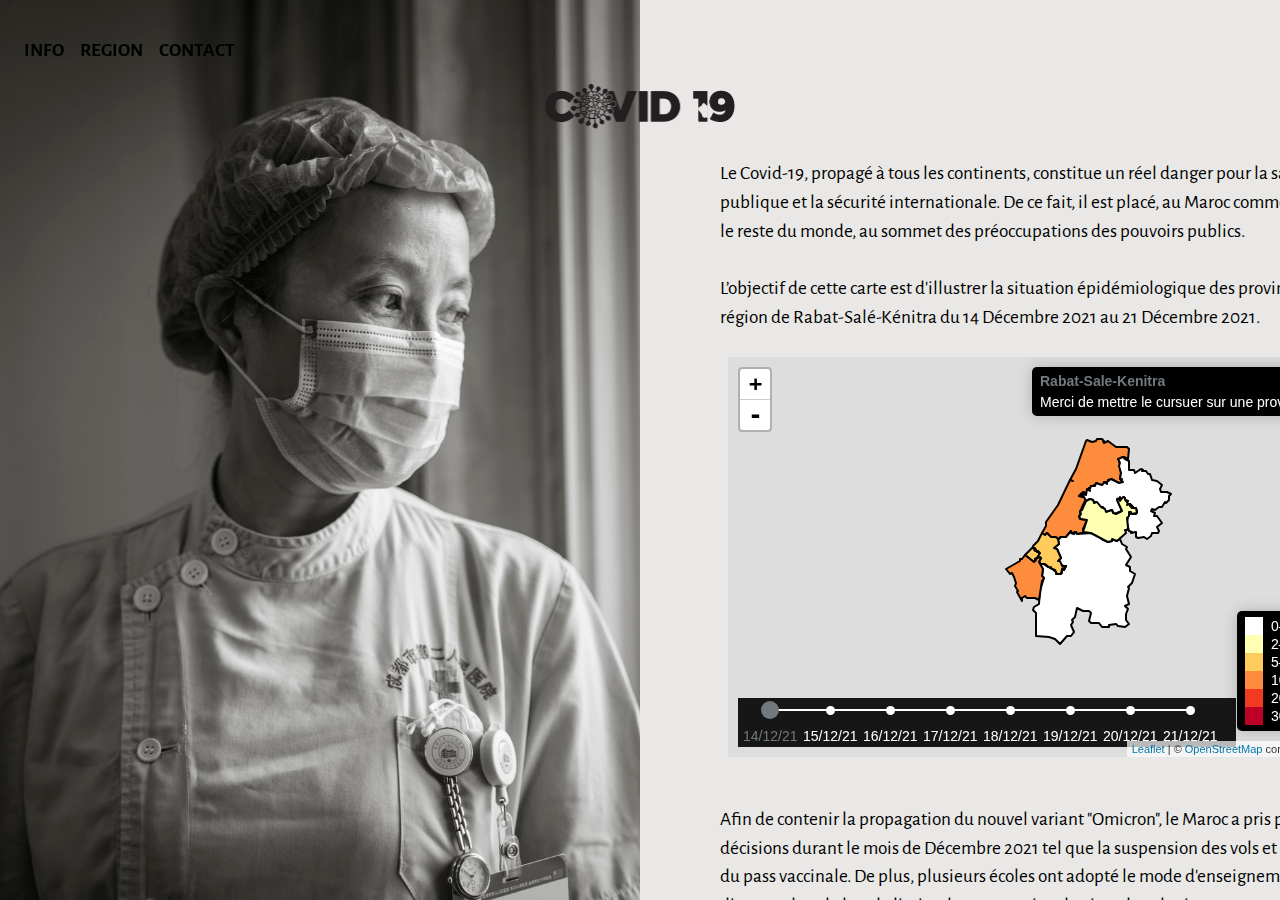
<file: index.html>
<!DOCTYPE html>
<html lang="en" class="no-js">
   <head>
      <!-- Meta -->
      <title>Home</title>
      <meta charset="UTF-8">
      <meta name="description" content="Free HTML template">
      <meta name="keywords" content="HTML, template, free">
      <meta name="author" content="Nicola Tolin">
      <meta name="viewport" content="width=device-width, initial-scale=1.0">
      <!-- Styles -->
      <link href="vendor/bootstrap/css/bootstrap.min.css" rel="stylesheet" type="text/css"/>
      <link href="vendor/animate/animate.css" rel="stylesheet" type="text/css"/>
      <link href="css/style.css" rel="stylesheet" type="text/css"/>
   </head>
   <body>
      <nav class="navbar navbar-expand-lg navbar-dark">
         <a class="navbar-brand mx-auto" href="index.html">
         <img src="img/covid.png" height="150" alt="Logo">
         </a>
         <div id="toggler" class="wrapper custom-toggler navbar-toggler" data-toggle="collapse" data-target=".navbar-collapse">
            <div class="menu-toggle">
               <span class="icon-bars custom-toggler navbar-toggler-icon"></span>
            </div>
         </div>
         <div id="toggle-nav" class="navbar-collapse collapse">
            <ul class="navbar-nav">
               
               <li class="nav-item"> <a class="nav-link" href="studio.html">Info</a> </li>
               <li class="nav-item"> <a class="nav-link" href="about.html">Region</a> </li>
               
               <li class="nav-item"> <a class="nav-link" href="contact.html">Contact</a> </li>
            </ul>
            <div id="social"><p></p></div>
         </div>
      </nav>
      <div class="Container">
         <div class="Content">
            <div class="Wrapper">
               <div class="LeftContent col-xl-6 col-sm-12 split-image-left background-1">
               </div>
               <div class="RightContent col-xl-6 col-sm-12 split-image-right">
                  <div class="row justify-content-center">
                     <div class="col-9">
                        <div class="row">
                           <div class="">
                              <p>Le Covid-19, propagé à tous les continents, constitue un réel danger pour la santé publique et la sécurité internationale. De ce fait, il est placé, au Maroc comme pour tout le reste du monde, au sommet des préoccupations des pouvoirs publics. 
                                 <br><br>
                                 L’objectif de cette carte est d'illustrer la situation épidémiologique des provinces de la région de Rabat-Salé-Kénitra du 14 Décembre 2021 au 21 Décembre 2021. 
                              </p>
                              <iframe style="border: none ;" height="450" width="650" src="province.html"></iframe>
                              <p>Afin de contenir la propagation du nouvel variant "Omicron", le Maroc a pris plusieurs décisions durant le mois de Décembre 2021 tel que la suspension des vols et l'obligation du pass vaccinale. De plus, plusieurs écoles ont adopté le mode d'enseignement à distance dans le but de limiter la propagation du virus dans les internats. 
                                 <br><br>
                              </p>
                              <p>Pour les dernières nouveautés concernant la situation épidemioligique au Maroc consultez la page "Info".
                                 <br><br>
                              </p>
                              <p> 
                                 <br><br>
                              </p>
                              <!--<img class="signature float-right" src="img/covid.png" alt="Signature">-->
                           </div>
                        </div>
                     </div>
                  </div>
                  <div class="credit">©2021 IAV HASSAN II - <a href="https://onepagelove.com/split" target="_blank" class="credit-links">Web Mapping</a> by <a href="https://onepagelove.com" target="_blank" class="credit-links">Pr. HAJJI Hicham</a>
                  </div>
               </div>
            </div>
         </div>
      </div>
      <!-- Javascript -->
      <script src="vendor/jquery.min.js"></script>
      <script src="vendor/bootstrap/js/bootstrap.min.js"></script>
      <script src="vendor/wow/wow.js"></script>
      <script src="js/script.js"></script>
      <script>
         new WOW().init();
      </script>
      <!-- End Javascript -->
   </body>
</html>
</file>
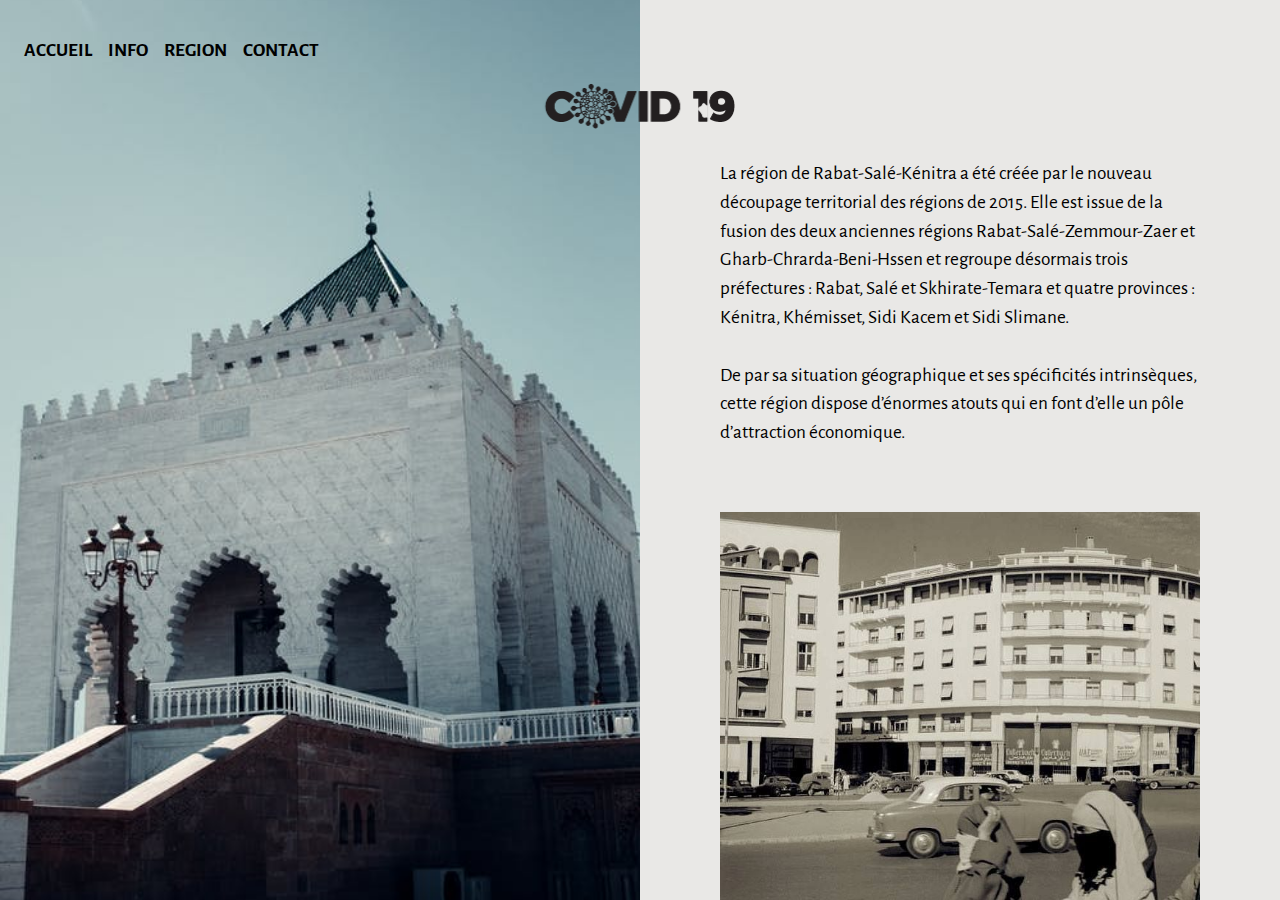
<file: about.html>
<!DOCTYPE html>
<html lang="en" class="no-js">
   <head>
      <!-- Meta -->
      <title>About</title>
      <meta charset="UTF-8">
      <meta name="description" content="Free HTML template">
      <meta name="keywords" content="HTML, template, free">
      <meta name="author" content="Nicola Tolin">
      <meta name="viewport" content="width=device-width, initial-scale=1.0">
      <!-- Styles -->
      <link href="vendor/bootstrap/css/bootstrap.min.css" rel="stylesheet" type="text/css"/>
      <link href="vendor/animate/animate.css" rel="stylesheet" type="text/css"/>
      <link href="css/style.css" rel="stylesheet" type="text/css"/>
   </head>
   <body>
      <nav class="navbar navbar-expand-lg navbar-dark">
         <a class="navbar-brand mx-auto" href="index.html">
         <img src="img/covid.png" height="150" alt="Logo">
         </a>
         <div id="toggler" class="wrapper custom-toggler navbar-toggler" data-toggle="collapse" data-target=".navbar-collapse">
            <div class="menu-toggle">
               <span class="icon-bars custom-toggler navbar-toggler-icon"></span>
            </div>
         </div>
         <div id="toggle-nav" class="navbar-collapse collapse">
            <ul class="navbar-nav">
               <li class="nav-item"> <a class="nav-link" href="index.html">Accueil</a> </li>
               <li class="nav-item"> <a class="nav-link" href="studio.html">Info</a> </li>
               <li class="nav-item"> <a class="nav-link" href="about.html">Region</a> </li>
               <li class="nav-item"> <a class="nav-link" href="contact.html">Contact</a> </li>
            </ul>
            <div id="social"><p></p></div>
         </div>
      </nav>
      <div class="Container">
         <div class="Content">
            <div class="Wrapper">
               <div class="LeftContent col-xl-6 col-sm-12 split-image-left background-2">
               </div>
               <div class="RightContent col-xl-6 col-sm-12 split-image-right">
                  <div class="row justify-content-center">
                     <div class="col-9">
                        <div class="row">
                           <div>
                              <p>La région de Rabat-Salé-Kénitra a été créée par le nouveau découpage territorial des régions de 2015. Elle est issue de la fusion des deux anciennes régions Rabat-Salé-Zemmour-Zaer et Gharb-Chrarda-Beni-Hssen et regroupe désormais trois préfectures : Rabat, Salé et Skhirate-Temara et quatre provinces : Kénitra, Khémisset, Sidi Kacem et Sidi Slimane. 
                                 <br><br>
                                 De par sa situation géographique et ses spécificités intrinsèques, cette région dispose d’énormes atouts qui en font d’elle un pôle d’attraction économique. 
                              </p>
                              <img class="img-fluid pt-5 pb-5" src="img/rab.jpg" alt="Photo">
                              <p>La région se caractérise par un climat de type méditerranéen semi-aride à influence maritime ou continentale océanique : doux, modéré et pluvieux en hiver ; et humide et tempéré en été avec des journées de Chergui. Les inégalités du relief font que le climat présente d’importantes variations locales et se distingue par une variabilité apparente (La température minimale est de 4°C et maximale de 40°C). En été, les températures maxima varient entre 16°c et 26°c avec des pics de 38°C à 40°C mais à fréquence exceptionnelle. 
                                 <br><br>
                                 La région de Rabat-Salé-Kénitra s’étend sur deux grands bassins versants : bassin hydraulique du Bouregreg et de la Chaouia et bassin hydraulique du Sebou ; formés par plusieurs sous-bassins versants avec des apports d’origine pluvionivale. 
                              </p>
                              <img class="img-fluid pt-5 pb-5" src="img/salee.jpg" alt="Photo">
                              <p>Le réseau hydrographique de la région est composé d’importants cours d’eau, à savoir, les oueds Bouregreg, Sebou et Beht, Ouergha et Rdat et leurs affluents. Le territoire de la région renferme plusieurs barrages qui jouent un rôle prépondérant dans la satisfaction des besoins en eau potable, industrielle et agricole, en l’occurrence le barrage Sidi Mohammed Ben Abdellah et El Kansera. La région dispose également d’une importante réserve hydrique en eaux souterraines avec comme principales nappes ; la nappe de Gharb, la nappe de Maâmora, la nappe de Témara, la nappe de Shoul et la nappe de Tanoubart. 
                                 <br><br>
                                 La région dispose d’une richesse forestière importante dont la plus importante est la forêt de la Maâmora qui représente 70% de la superficie forestière totale de la région. 
                              </p>
                              <p>Les ressources minières constituent une richesse pour la région de Rabat-Salé-Kénitra eu égard aux ressources importantes et diversifiées que recèle son sous-sol. La région est riche en carrières, avec une nette prédominance de la province de Khémisset qui abrite 55% des carrières de la région. Les principaux matériaux extraits sont en particulier : gravette, sable de dunes, sable tout venant, marbre et argile. 
                                 <br><br>
                                 Le secteur agricole constitue le principal moteur de l’économie de la région de Rabat-Salé-Kénitra. La région détient 11% de la surface agricole utile du pays. La contribution de la région à la production céréalière nationale est d’une grande importance dépassant les 15 millions de quintaux, et représente ainsi environ 15% de la production nationale. Parallèlement à l’agriculture, la majorité des paysans pratiquent l’élevage intensif des ovins, des bovins, des caprins et des équidés, en plus de la basse-cour et de l’apiculture. L’économie de la région dépend également du secteur industriel qui occupe la deuxième position dans l’économie de la région de Rabat Salé-Kénitra de par son importance. 
                              </p>
                           </div>
                        </div>
                     </div>
                  </div>
                  <div class="credit">©2021 IAV HASSAN II - <a href="https://onepagelove.com/split" target="_blank" class="credit-links">Web Mapping</a> by <a href="https://onepagelove.com" target="_blank" class="credit-links">Pr. HAJJI Hicham</a>
                  </div>
               </div>
            </div>
         </div>
      </div>
      <!-- Javascript -->
      <script src="vendor/jquery.min.js"></script>
      <script src="vendor/bootstrap/js/bootstrap.min.js"></script>
      <script src="vendor/wow/wow.js"></script>
      <script src="js/script.js"></script>
      <script>
         new WOW().init();
      </script>
      <!-- End Javascript -->
   </body>
</html>
</file>
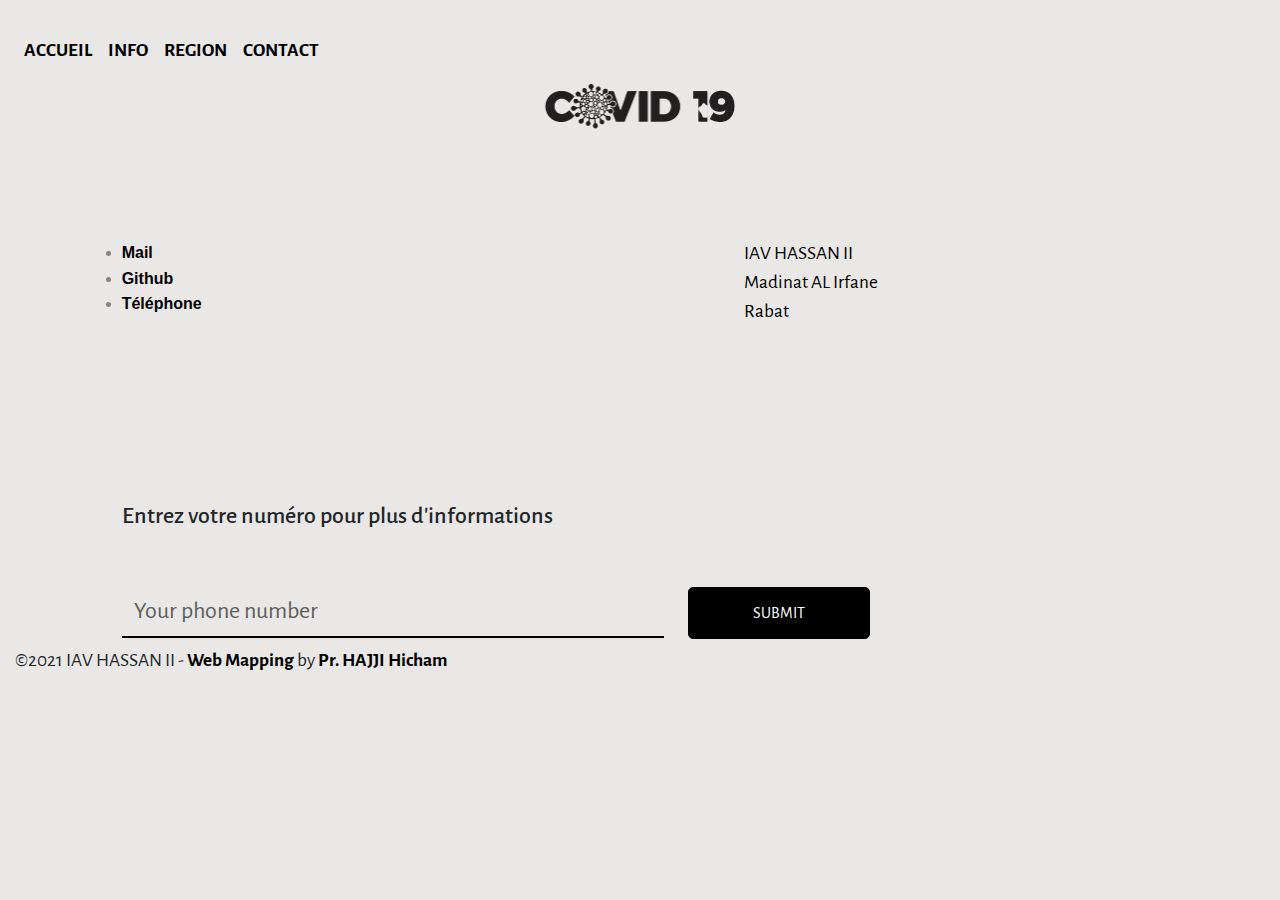
<file: contact.html>
<!DOCTYPE html>
<html lang="en" class="no-js">
   <head>
      <!-- Meta -->
      <title>Contact</title>
      <meta charset="UTF-8">
      <meta name="description" content="Free HTML template">
      <meta name="keywords" content="HTML, template, free">
      <meta name="author" content="Nicola Tolin">
      <meta name="viewport" content="width=device-width, initial-scale=1.0">
      <!-- Styles -->
      <link href="vendor/bootstrap/css/bootstrap.min.css" rel="stylesheet" type="text/css"/>
      <link href="vendor/animate/animate.css" rel="stylesheet" type="text/css"/>
      <link href="css/style.css" rel="stylesheet" type="text/css"/>
   </head>
   <body>
      <nav class="navbar navbar-expand-lg navbar-dark">
         <a class="navbar-brand mx-auto" href="index.html">
         <img src="img/covid.png" height="150" alt="Logo">
         </a>
         <div id="toggler" class="wrapper custom-toggler navbar-toggler" data-toggle="collapse" data-target=".navbar-collapse">
            <div class="menu-toggle">
               <span class="icon-bars custom-toggler navbar-toggler-icon"></span>
            </div>
         </div>
         <div id="toggle-nav" class="navbar-collapse collapse">
            <ul class="navbar-nav">
               <li class="nav-item"> <a class="nav-link" href="index.html">Accueil</a> </li>
               <li class="nav-item"> <a class="nav-link" href="studio.html">Info</a> </li>
               <li class="nav-item"> <a class="nav-link" href="about.html">Region</a> </li>
               <li class="nav-item"> <a class="nav-link" href="contact.html">Contact</a> </li>
            </ul>
            <div id="social"><p></p></div>
         </div>
      </nav>
      <!-- Contact -->
      <div class="container-fluid contact">
         <div class="row">
            <div class="col-md-10 offset-md-1">
               <div class="row">
                  <div class="col-md-6 col-sm-12">
                     <ul role="list" class="list w-list-unstyled">
                        <li>
                          <a href="mailto:aymaneferouat1999@gmail.com">Mail</a>
                        </li>
                        <li>
                          <a href="https://github.com/ayman-fer">Github</a>
                        </li>
                        <li>
                          <a href="tel:+212642732094">Téléphone</a>
                        </li>
                      </ul>
                  </div>
                  <div class="col-md-5 offset-md-1 col-sm-12">
                     <p>
                        IAV HASSAN II<br>
                        Madinat AL Irfane <br>
                        Rabat<br>
                     </p>
                  </div>
               </div>
            </div>
         </div>
      </div>
      <!-- End Contact -->
      <!-- Contact Form -->
      <div class="container-fluid contact-form">
         <div class="row">
            <div class="col-md-10 offset-md-1 col-sm-12">
               <h2>Entrez votre numéro pour plus d'informations  </h2>
               <form class="form-inline pt-5">
                  <div class="form-group mb-2">
                     <input type="phone" class="form-control" id="inputPhone" placeholder="Your phone number">
                  </div>
                  <button type="submit" class="mx-sm-4 btn btn-primary mb-2">SUBMIT</button>
               </form>
            </div>
         </div>
         <div class="credit">©2021 IAV HASSAN II - <a href="https://onepagelove.com/split" target="_blank" class="credit-links">Web Mapping</a> by <a href="https://onepagelove.com" target="_blank" class="credit-links">Pr. HAJJI Hicham</a>
         </div>
      </div>
      <!-- End Contact Form -->
      <!-- Javascript -->
      <script src="vendor/jquery.min.js"></script>
      <script src="vendor/bootstrap/js/bootstrap.min.js"></script>
      <script src="vendor/wow/wow.js"></script>
      <script src="js/script.js"></script>
      <script>
         new WOW().init();
      </script>
      <!-- End Javascript -->
   </body>
</html>
</file>
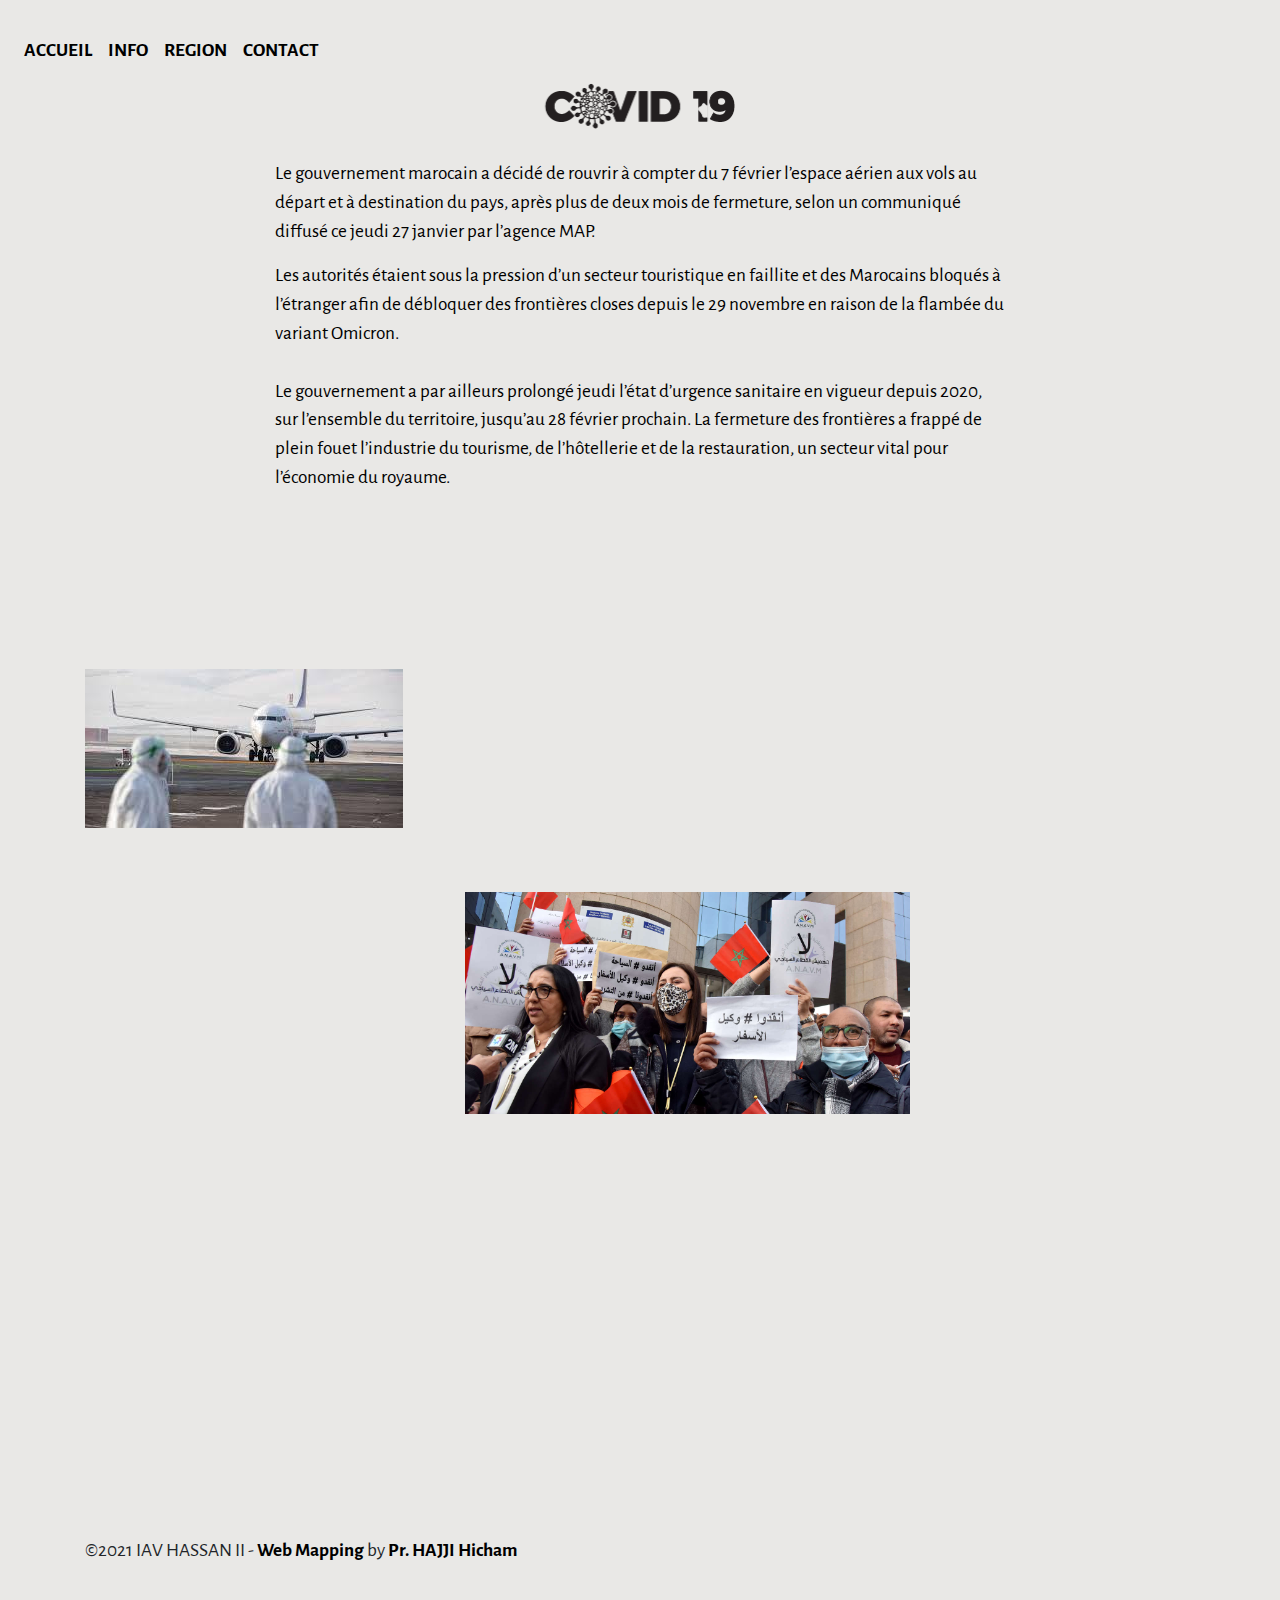
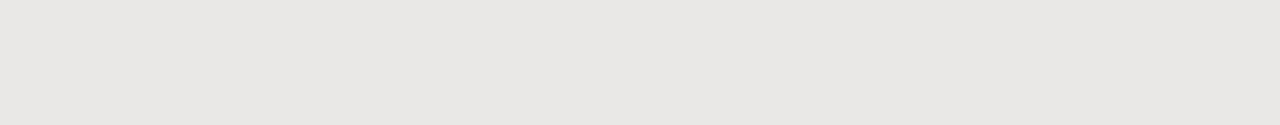
<file: studio.html>
<!DOCTYPE html>
<html lang="en" class="no-js">
   <head>
      <!-- Meta -->
      <title>Studio</title>
      <meta charset="UTF-8">
      <meta name="description" content="Free HTML template">
      <meta name="keywords" content="HTML, template, free">
      <meta name="author" content="Nicola Tolin">
      <meta name="viewport" content="width=device-width, initial-scale=1.0">
      <!-- Styles -->
      <link href="vendor/bootstrap/css/bootstrap.min.css" rel="stylesheet" type="text/css"/>
      <link href="vendor/animate/animate.css" rel="stylesheet" type="text/css"/>
      <link href="css/style.css" rel="stylesheet" type="text/css"/>
   </head>
   <body>
      <nav class="navbar navbar-expand-lg navbar-dark">
         <a class="navbar-brand mx-auto" href="index.html">
         <img src="img/covid.png" height="150" alt="Logo">
         </a>
         <div id="toggler" class="wrapper custom-toggler navbar-toggler" data-toggle="collapse" data-target=".navbar-collapse">
            <div class="menu-toggle">
               <span class="icon-bars custom-toggler navbar-toggler-icon"></span>
            </div>
         </div>
         <div id="toggle-nav" class="navbar-collapse collapse">
            <ul class="navbar-nav">
               <li class="nav-item"> <a class="nav-link" href="index.html">Accueil</a> </li>
               <li class="nav-item"> <a class="nav-link" href="studio.html">Info</a> </li>
               <li class="nav-item"> <a class="nav-link" href="about.html">Region</a> </li>
               <li class="nav-item"> <a class="nav-link" href="contact.html">Contact</a> </li>
            </ul>
            <div id="social"><p></p></div>
         </div>
      </nav>
      <!-- Studio -->
      <div class="container studio">
         <div class="row justify-content-center">
            <div class="col-md-8 col-sm-12 wow fadeInDown">
               <p>Le gouvernement marocain a décidé de rouvrir à compter du 7 février l’espace aérien aux vols au départ et à destination du pays, après plus de deux mois de fermeture, selon un communiqué diffusé ce jeudi 27 janvier par l’agence MAP.  
               </p>
               <p>Les autorités étaient sous la pression d’un secteur touristique en faillite et des Marocains bloqués à l’étranger afin de débloquer des frontières closes depuis le 29 novembre en raison de la flambée du variant Omicron. 
                  <br><br>
                  Le gouvernement a par ailleurs prolongé jeudi l’état d’urgence sanitaire en vigueur depuis 2020, sur l’ensemble du territoire, jusqu’au 28 février prochain. La fermeture des frontières a frappé de plein fouet l’industrie du tourisme, de l’hôtellerie et de la restauration, un secteur vital pour l’économie du royaume. 
               </p>
            </div>
         </div>
      </div>
      <div class="container">
         <div class="row">
            <div class="col-xl-5 col-md-7 col-sm-12">
               <img class="img-fluid" src="img/ram.jpg" alt="Photo">
               <p></p>
            </div>
         </div>
         <div class="row">
            <div class="col-xl-5 col-md-7 offset-md-4 col-sm-12 pt-5">
               <img class="img-fluid" src="img/agence.jpg" alt="Photo">
               <p></p>
            </div>
         </div>
      </div>
      <div class="container studio">
         <div class="row justify-content-center">
            <div class="col-md-8 col-sm-12 wow fadeInDown">
               <p>Malgré l’annonce d’un plan de soutien au tourisme de deux milliards de dirhams (190 millions d’euros), les opérateurs touristiques ont manifesté mercredi à travers le royaume pour réclamer la réouverture des frontières. 
                  <br><br>
                  La fermeture de l’espace aérien a soulevé de vives protestations auprès de l’importante diaspora marocaine, d’autant que certaines compagnies de jets privés opéraient des liaisons vers le Maroc à des prix exorbitants -plus de 10.000 euros par passager pour un aller simple-, selon des sites d’information et des témoignages sur les réseaux sociaux. 
               </p>
            </div>
         </div>
         <div class="credit">©2021 IAV HASSAN II - <a href="https://onepagelove.com/split" target="_blank" class="credit-links">Web Mapping</a> by <a href="https://onepagelove.com" target="_blank" class="credit-links">Pr. HAJJI Hicham</a>
         </div>
      </div>
      <!-- End Studio -->
      <!-- Javascript -->
      <script src="vendor/jquery.min.js"></script>
      <script src="vendor/bootstrap/js/bootstrap.min.js"></script>
      <script src="vendor/wow/wow.js"></script>
      <script src="js/script.js"></script>
      <script>
         new WOW().init();
      </script>
      <!-- End Javascript -->
   </body>
</html>
</file>
<file: css/style.css>
/* Fonts */

@import url('https://fonts.googleapis.com/css?family=Alegreya+Sans&display=swap');

/* Basic */

* {
	margin: 0;
	padding: 0;
}

html,
body,
.Container {
	height: 100%;
	font-family: 'Alegreya Sans', sans-serif;
}

body {
	background-color: #e9e8e6;
}

.list {
	font-family: Lora, sans-serif;
	color: #818589;
	font-size: 16px;
	font-weight: bold;
	line-height: 160%;
  }

.btn {
	border-radius: 0;
}

a:link,
a:hover,
a:visited {
	text-decoration: none;
	color: #000;
	font-weight: bold;
}

a:link.white,
a:hover.white,
a:visited.white {
	text-decoration: none;
	color: #fff;
}

.bold {
	font-weight: bold;
}

h1 {
	font-size: 3.5rem;
}

h2 {
	font-size: 1.5rem;
}

p {
	color: #000;
	font-family: 'Alegreya Sans', sans-serif;
	font-size: 1.2rem;
}

.min-100 {
	min-height: 100%;
}


/* Spacing */

.no-gutter {
	margin-right: 0;
	margin-left: 0;
	padding-right: 0;
	padding-left: 0;
}


/* Navbar */

.navbar {
	position: absolute;
	z-index: 99999;
	top: 0;
	width: 100%;
	padding: 1.8rem 1rem;
	font-family: 'Alegreya Sans', sans-serif;
}

.navbar-dark .navbar-nav .nav-link {
	color: #000;
}

.navbar-dark .navbar-nav .nav-link:focus,
.navbar-dark .navbar-nav .nav-link:hover {
	color: #555;
}

.navbar a:link,
.navbar a:hover,
.navbar a:visited {
	text-decoration: none;
	color: #000;
	text-transform: uppercase;
}

.navbar-dark .navbar-toggler {
	border: none;
}

.navbar .navbar-collapse {
	text-align: center;
}

.navbar-brand {
	padding-top: 0;
}

.wrapper {
	margin: 0;
	width: 200px;
	height: 40px;
}

.menu-toggle {
	display: block;
	height: 40px;
	padding: 0;
	z-index: 1;
	background-color: transparent;
	border: 0 none;
	cursor: pointer;
	font-family: sans-serif;
	outline: medium none;
	overflow: visible;
	text-align: center;
	vertical-align: middle;
	height: 31px;
	width: 35px;
	right: 0px;
	top: 0;
	position: absolute;
}

.menu-toggle:before {
	content: attr(data-label);
	display: block;
	padding: 12px 0;
	position: absolute;
	right: 100%;
	top: 0;
	transition: color 0.2s ease 0s, opacity 0.3s ease 0s, visibility 0.3s ease 0s;
}

.menu--is-revealed .menu-toggle:before {
	opacity: 0;
	visibility: hidden;
}

.menu-toggle .icon-bars,
.menu-toggle .icon-bars:before,
.menu-toggle .icon-bars:after {
	transition: background-color 0.2s ease;
}

.menu-toggle:focus .icon-bars,
.menu-toggle:focus .icon-bars:before,
.menu-toggle:focus .icon-bars:after,
.menu-toggle:hover .icon-bars,
.menu-toggle:hover .icon-bars:before,
.menu-toggle:hover .icon-bars:after {
	background-color: #000;
}

.menu-toggle .icon-bars {
	transition: transform 0.3s ease-in, background-color 0.2s ease;
	background-color: #000;
}

.menu-toggle .icon-bars:before,
.menu-toggle .icon-bars:after {
	transition: top 0.3s 0.3s ease-in, transform 0.3s ease-in, background-color 0.2s ease;
	background-color: #000;
}

.menu-toggle:active .icon-bars,
.menu--is-revealed .menu-toggle .icon-bars {
	transition: transform 0.3s 0.2s ease-in, background-color 0.2s ease;
	transform: rotate3d(0, 0, 1, 135deg);
}

.menu-toggle:active .icon-bars:before,
.menu-toggle:active .icon-bars:after,
.menu--is-revealed .menu-toggle .icon-bars:before,
.menu--is-revealed .menu-toggle .icon-bars:after {
	transition: top 0.2s ease-in, transform 0.3s 0.2s ease-in, background-color 0.2s ease;
	transform: rotate3d(0, 0, 1, 90deg);
	top: 0;
}

.menu--is-revealed .menu-toggle {
	position: fixed;
	top: 31px;
	right: 22px;
}

.nav-item {
	font-size: 1.2rem;
}

.icon-bars {
	position: relative;
}

.icon-bars,
.icon-bars:before,
.icon-bars:after {
	display: block;
	width: 32px;
	height: 2px;
	background-color: currentColor;
}

.icon-bars,
.icon-bars:before,
.icon-bars:after {
	background-color: #273138;
}

.icon-bars:before,
.icon-bars:after {
	content: "";
	position: absolute;
	left: 0;
}

.icon-bars:before {
	top: 0.5em;
}

.icon-bars:after {
	top: -0.5em;
}

@media (min-width: 990px) {
	.navbar-brand {
		position: absolute;
		left: 50%;
		transform: translateX(-50%);
		/**optional offset from top**/
		max-height: 40px;
	}
}

@media screen and (min-width:768px) {
	.navbar-brand-centered {
		position: absolute;
		left: 50%;
		display: block;
		width: 100%;
		text-align: center;
	}
	.navbar>.container .navbar-brand-centered,
	.navbar>.container-fluid .navbar-brand-centered {
		margin-left: -50%;
	}
}

.navbar-toggler-icon {
	top: 15px;
	right: 0px;
	position: absolute;
}

.navbar-dark .navbar-toggler-icon {
	background-image: url("data:image/svg+xml;charset=utf8,%3Csvg viewBox='0 0 32 32' xmlns='http://www.w3.org/2000/svg'%3E%3Cpath stroke='rgba(0,0,0, 1)' stroke-width='2' stroke-linecap='round' stroke-miterlimit='10' d='M4 8h24M4 16h24M4 24h24'/%3E%3C/svg%3E");
}

.custom-toggler .navbar-toggler-icon {
	background-image: url("data:image/svg+xml;charset=utf8,%3Csvg viewBox='0 0 32 32' xmlns='http://www.w3.org/2000/svg'%3E%3Cpath stroke='rgba(0,0,0, 1)' stroke-width='2' stroke-linecap='round' stroke-miterlimit='10' d='M4 8h24M4 16h24M4 24h24'/%3E%3C/svg%3E");
}

.custom-toggler.navbar-toggler {
	border-color: rgb(0, 0, 0);
	z-index: 9999;
}

@media screen and (max-width:991px) {
	.navbar-collapse {
		height: 100vh;
		background-color: #e9e8e6;
		top: 0;
		left: 0;
		width: 100%;
		position: fixed;
	}
	.navbar-nav {
		position: absolute;
		top: 50%;
		left: 50%;
		height: 30%;
		width: 50%;
		margin: -15% 0 0 -25%;
	}
}

.navbar-toggler {
	height: 30px;
	width: 21px;
	position: absolute;
	right: 22px;
}

@media (min-width: 992px) {
	#social {
		display: none;
	}
}

@media (max-width: 991px) {
	#social {
		border-top: 1px solid #000;
		position: absolute;
		bottom: 0;
		width: 90%;
		margin: 5%;
	}
	#social p {
		font-size: 0.9rem;
		padding-top: 1rem;
	}
}


/* Half Page */

.Container:before {
	content: '';
	height: 100%;
	float: left;
}

.Content {
	position: relative;
	z-index: 1;
}

.Content:after {
	content: '';
	clear: both;
	display: block;
}

.Wrapper {
	position: absolute;
	width: 100%;
	height: 100%;
	color: #000;
	background-color: #e9e8e6;
}

.LeftContent {
	float: left;
	margin: 0;
	padding: 0;
}

.RightContent {
	overflow: auto;
}

@media (min-width: 1200px) {
	.Wrapper>div {
		height: 100%;
	}
}

.split-image-left {
	background-size: cover;
	background-position: center;
	background-repeat: no-repeat;
	height: 100vh;
}

.background-1 {
	background-image: url("../img/doctor.jpg");
}

.background-2 {
	background-image: url("../img/rabat.jpeg");
}

.split-image-right {
	padding-top: 10rem;
	padding-bottom: 10rem;
}

.signature {
	padding-top: 2rem;
	height: 6rem;
}


/* Works - Horizontal Gallery */

.swiper-container {
	width: 100%;
	height: 100%;
	margin-bottom: 5rem;
}

@media (max-width: 1200px) {
	.swiper-container {
		padding: 0 20px 0;
	}
}

.swiper-slide {
	text-align: center;
	font-size: 18px;
	/* Center slide text vertically */
	display: -webkit-box;
	display: -ms-flexbox;
	display: -webkit-flex;
	display: flex;
	-webkit-box-pack: center;
	-ms-flex-pack: center;
	-webkit-justify-content: center;
	justify-content: center;
	-webkit-box-align: center;
	-ms-flex-align: center;
	-webkit-align-items: center;
	align-items: center;
}

 :root {
	--swiper-theme-color: #000;
}

.swiper-pagination {
	display: none;
}


/* Works */

.works {
	font-size: 1.2em;
	padding-top: 14rem;
	padding-bottom: 3rem;
}


/* Studio */

.studio {
	font-size: 1.2em;
	padding-top: 10rem;
	padding-bottom: 10rem;
}


/* Contact */

.contact {
	font-size: 1.8em;
	padding-top: 15rem;
	padding-bottom: 10rem;
}


/* Contact Form */

.contact-form {
	font-size: 1.2em;
	padding-bottom: 11rem;
}

.contact-form .btn-primary {
	color: #fff;
	background-color: #000;
	border-color: #000;
}

.contact-form .form-control {
	color: #000;
	background-color: transparent;
	border-color: #000;
	border-width: 0 0 2px 0;
	border-radius: 0;
	border-style: solid;
	font-size: 1.5rem;
}

.form-control::-webkit-input-placeholder {
	color: #000;
	opacity: 0.6;
}

.form-control {
	padding: 1.5rem 16rem 1.5rem 0.75rem
}

.contact-form .btn {
	padding: 0.8rem 4rem;
	border-radius: 5px;
}
</file>
